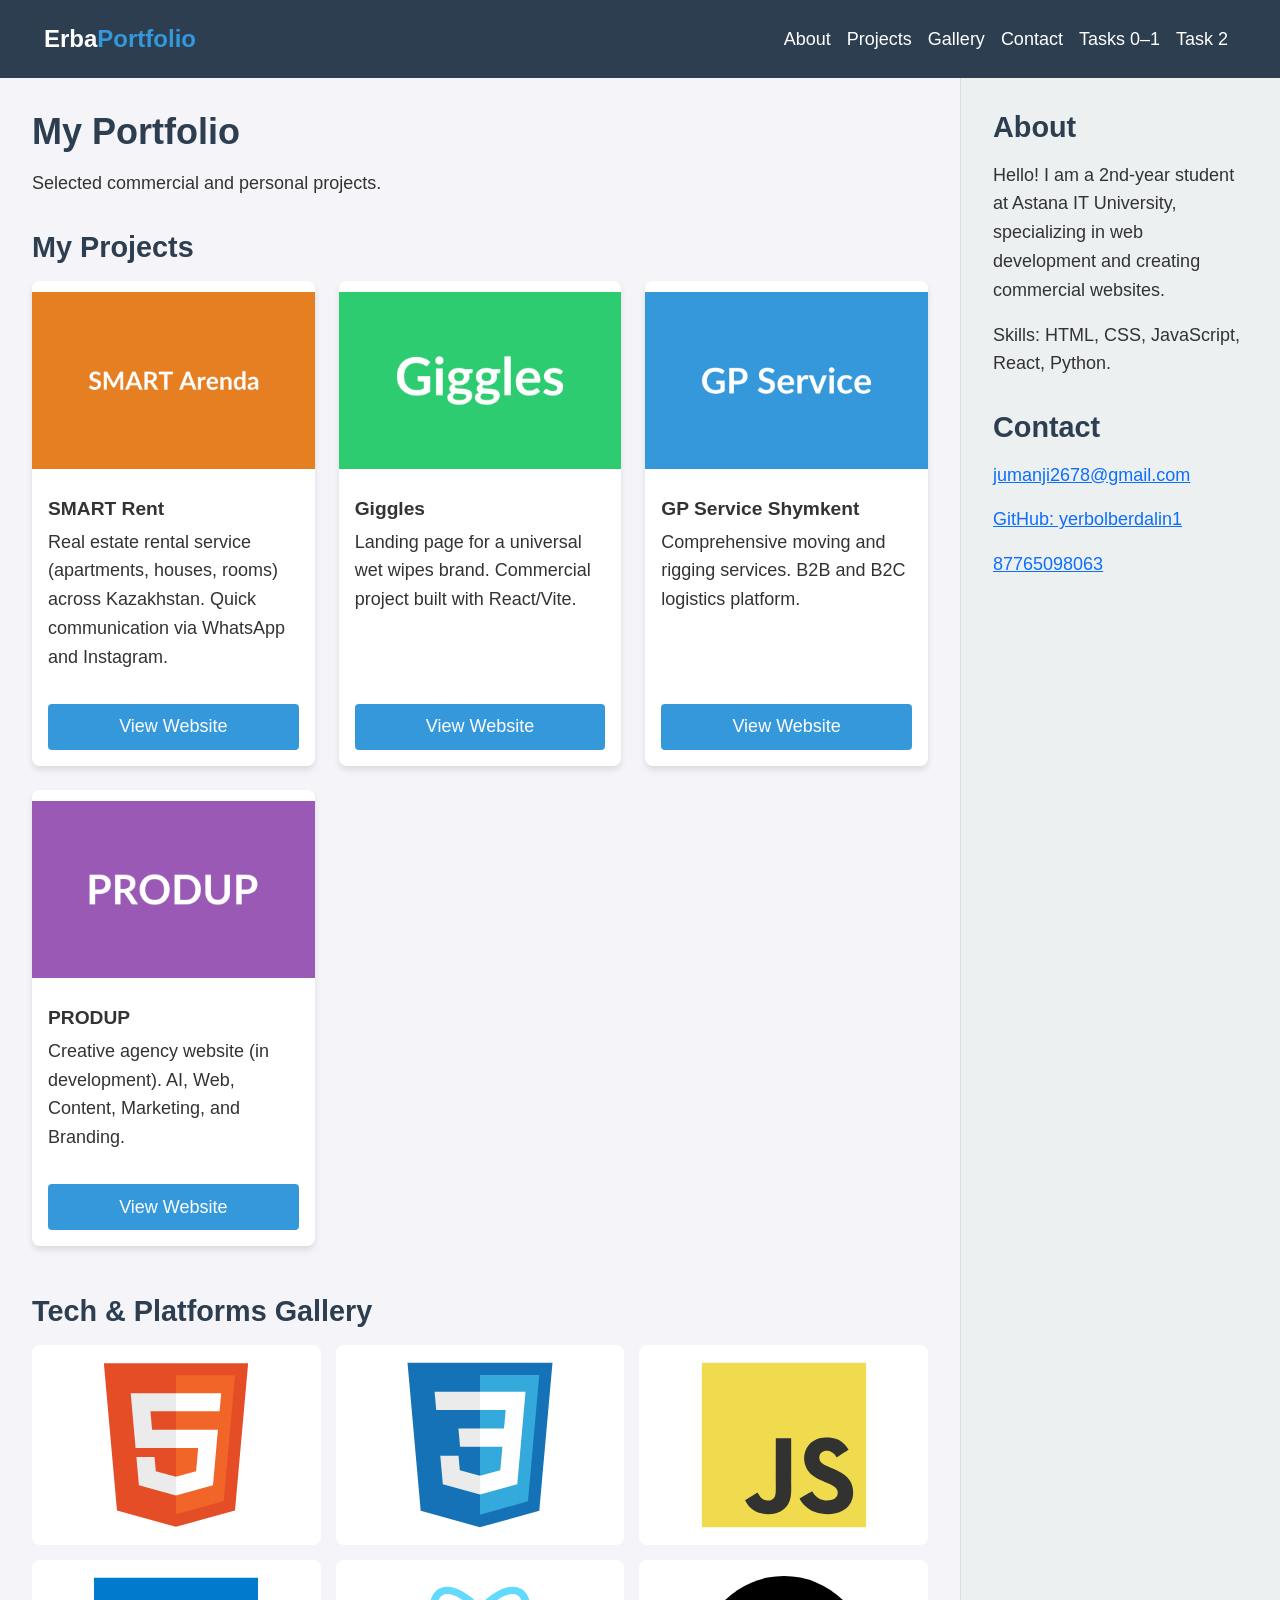
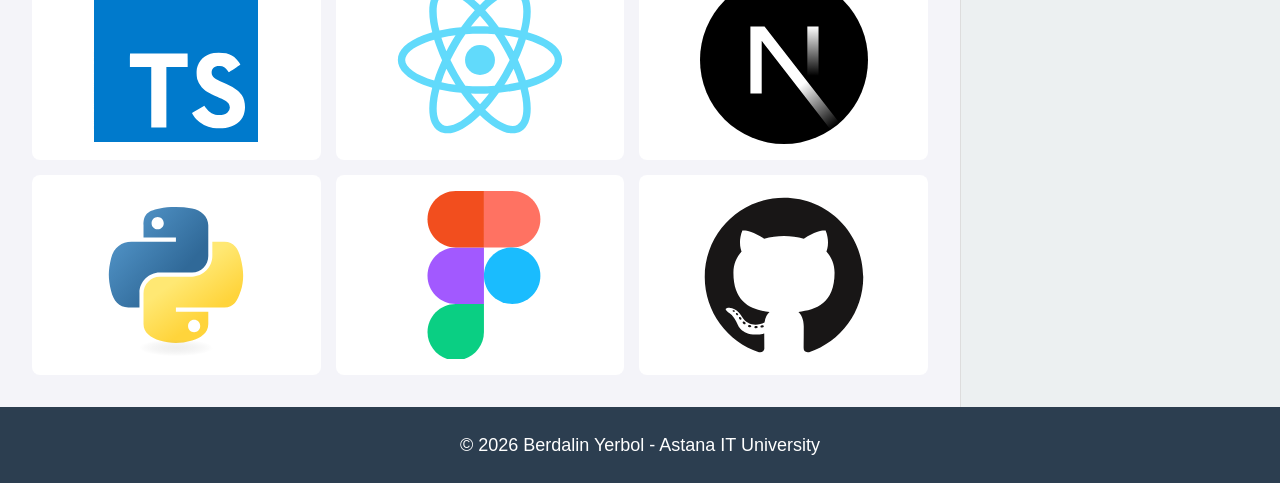
<file: index.html>
<!DOCTYPE html>
<html lang="en">
<head>
    <meta charset="UTF-8">
    <meta name="viewport" content="width=device-width, initial-scale=1.0">
    <title>ErbaPortfolio - Assignment 3</title>
    <link href="https://cdn.jsdelivr.net/npm/bootstrap@5.3.8/dist/css/bootstrap.min.css" rel="stylesheet" integrity="sha384-sRIl4kxILFvY47J16cr9ZwB07vP4J8+LH7qKQnuqkuIAvNWLzeN8tE5YBujZqJLB" crossorigin="anonymous">
    <link rel="stylesheet" href="style.css">
</head>
<body>
<header class="header">
    
    <nav class="navbar navbar-expand-lg" data-bs-theme="dark" aria-label="Main navigation">
        <div class="container-fluid">
            <a class="navbar-brand logo" href="index.html">Erba<span>Portfolio</span></a>
            <button class="navbar-toggler" type="button" data-bs-toggle="collapse" data-bs-target="#mainMenu" aria-controls="mainMenu" aria-expanded="false" aria-label="Toggle navigation"><span class="navbar-toggler-icon"></span></button>
            <div class="collapse navbar-collapse" id="mainMenu">
                <ul class="navbar-nav ms-auto">
                    <li class="nav-item"><a class="nav-link" href="index.html#about">About</a></li>
                    <li class="nav-item"><a class="nav-link" href="index.html#projects">Projects</a></li>
                    <li class="nav-item"><a class="nav-link" href="index.html#gallery">Gallery</a></li>
                    <li class="nav-item"><a class="nav-link" href="index.html#contact">Contact</a></li>
                    <li class="nav-item"><a class="nav-link" href="media-queries.html">Tasks 0–1</a></li>
                    <li class="nav-item"><a class="nav-link" href="bootstrap-demo.html">Task 2</a></li>
                </ul>
            </div>
        </div>
    </nav>
</header>
<div class="container-fluid portfolio-layout">
    <div class="row g-0">
        <main class="col-12 col-lg-9 main-content">
            <h1>My Portfolio</h1>
            <p class="desktop-note">Selected commercial and personal projects.</p>
            <section id="projects" class="projects-section">
                <h2>My Projects</h2>
                
                <div class="row g-4">
                <div class="col-12 col-md-6 col-lg-4"><article class="project-card h-100">
                        <img src="./images/smart.png" alt="SMART Аренда">
                        <h3>SMART Rent</h3>
                        <p>Real estate rental service (apartments, houses, rooms) across Kazakhstan. Quick communication via WhatsApp and Instagram.</p>
                        <a class="project-link" href="https://smarts-nine.vercel.app/" target="_blank" rel="noopener noreferrer">View Website</a>
                    </article></div>
                <div class="col-12 col-md-6 col-lg-4"><article class="project-card h-100">
                        <img src="./images/giggles.png" alt="Giggles">
                        <h3>Giggles</h3>
                        <p>Landing page for a universal wet wipes brand. Commercial project built with React/Vite.</p>
                        <a class="project-link" href="https://giggles-beta.vercel.app/" target="_blank" rel="noopener noreferrer">View Website</a>
                    </article></div>
                <div class="col-12 col-md-6 col-lg-4"><article class="project-card h-100">
                        <img src="./images/gpservice.png" alt="GP Service">
                        <h3>GP Service Shymkent</h3>
                        <p>Comprehensive moving and rigging services. B2B and B2C logistics platform.</p>
                        <a class="project-link" href="https://gp-service-zeta.vercel.app/" target="_blank" rel="noopener noreferrer">View Website</a>
                    </article></div>
                <div class="col-12 col-md-6 col-lg-4"><article class="project-card h-100">
                        <img src="./images/produp.png" alt="PRODUP">
                        <h3>PRODUP</h3>
                        <p>Creative agency website (in development). AI, Web, Content, Marketing, and Branding.</p>
                        <a class="project-link" href="https://club-prototype-psi.vercel.app/en/services" target="_blank" rel="noopener noreferrer">View Website</a>
                    </article></div>
                </div>
            </section>
            <section id="gallery" class="gallery-section">
                <h2>Tech &amp; Platforms Gallery</h2>
                <div class="gallery-container">
                    <div class="gallery-item"><img src="./images/html5.svg" alt="HTML5"><div class="caption">HTML5</div></div>
                    <div class="gallery-item"><img src="./images/css3.svg" alt="CSS3"><div class="caption">CSS3</div></div>
                    <div class="gallery-item"><img src="./images/javascript.svg" alt="JavaScript"><div class="caption">JavaScript</div></div>
                    <div class="gallery-item"><img src="./images/typescript.svg" alt="TypeScript"><div class="caption">TypeScript</div></div>
                    <div class="gallery-item"><img src="./images/react.svg" alt="React"><div class="caption">React</div></div>
                    <div class="gallery-item"><img src="./images/nextjs.svg" alt="Next.js"><div class="caption">Next.js</div></div>
                    <div class="gallery-item"><img src="./images/python.svg" alt="Python"><div class="caption">Python</div></div>
                    <div class="gallery-item"><img src="./images/figma.svg" alt="Figma"><div class="caption">Figma</div></div>
                    <div class="gallery-item"><img src="./images/github.svg" alt="GitHub"><div class="caption">GitHub</div></div>
                </div>
            </section>
        </main>
        <aside class="col-12 col-lg-3 sidebar" id="about">
            <h2>About</h2>
            <p>Hello! I am a 2nd-year student at Astana IT University, specializing in web development and creating commercial websites.</p>
            <p>Skills: HTML, CSS, JavaScript, React, Python.</p>
            <section id="contact">
                <h2>Contact</h2>
                <p><a href="mailto:jumanji2678@gmail.com">jumanji2678@gmail.com</a></p>
                <p><a href="https://github.com/yerbolberdalin1" target="_blank" rel="noopener noreferrer">GitHub: yerbolberdalin1</a></p>
                <p><a href="tel:+77765098063">87765098063</a></p>
            </section>
        </aside>
    </div>
</div>
<footer class="footer"><p>&copy; 2026 Berdalin Yerbol - Astana IT University</p></footer>
<script src="https://cdn.jsdelivr.net/npm/bootstrap@5.3.8/dist/js/bootstrap.bundle.min.js" integrity="sha384-FKyoEForCGlyvwx9Hj09JcYn3nv7wiPVlz7YYwJrWVcXK/BmnVDxM+D2scQbITxI" crossorigin="anonymous"></script>
</body>
</html>
</file>
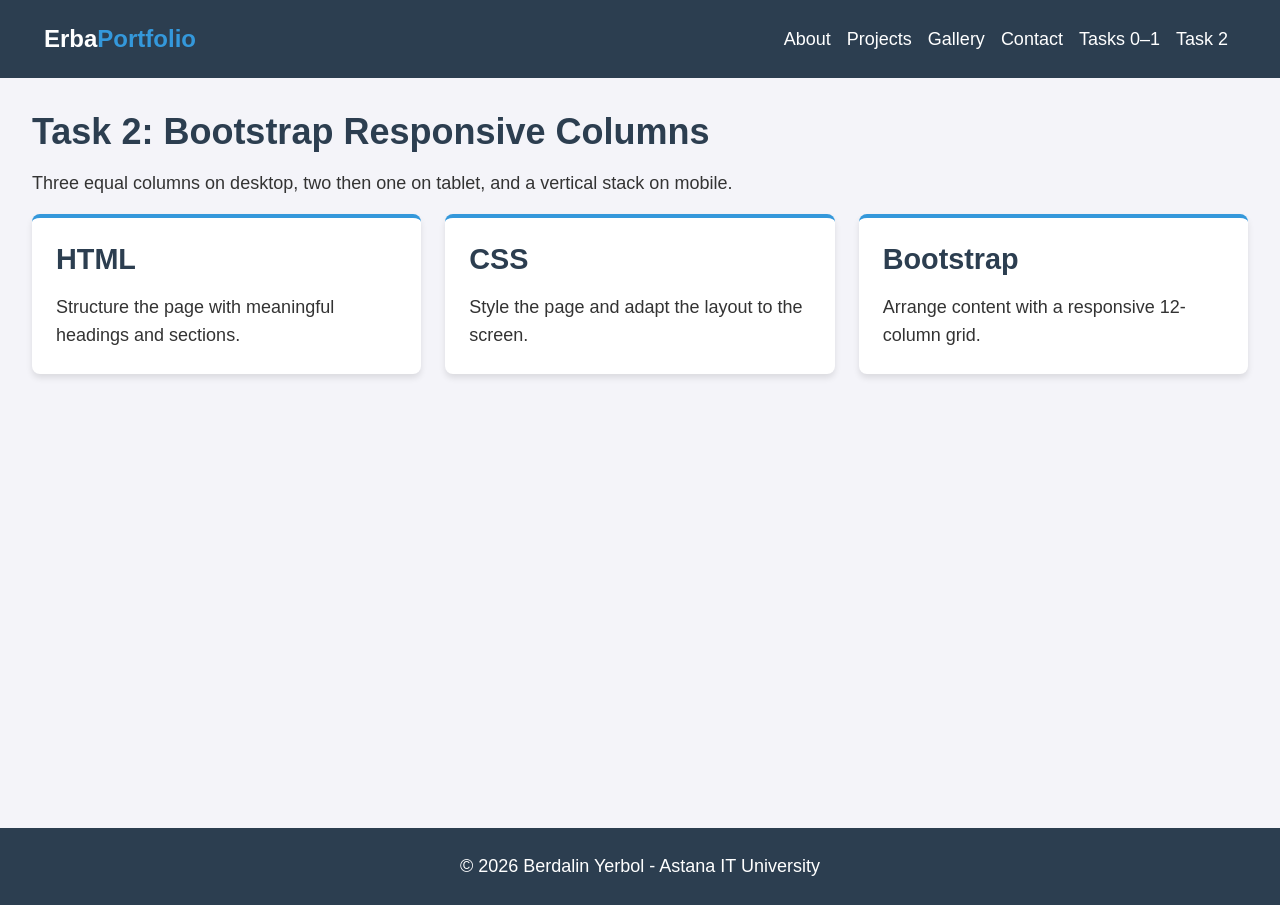
<file: bootstrap-demo.html>
<!DOCTYPE html>
<html lang="en">
<head>
    <meta charset="UTF-8">
    <meta name="viewport" content="width=device-width, initial-scale=1.0">
    <title>Task 2 — Bootstrap Grid - Assignment 3</title>
    <link href="https://cdn.jsdelivr.net/npm/bootstrap@5.3.8/dist/css/bootstrap.min.css" rel="stylesheet" integrity="sha384-sRIl4kxILFvY47J16cr9ZwB07vP4J8+LH7qKQnuqkuIAvNWLzeN8tE5YBujZqJLB" crossorigin="anonymous">
    <link rel="stylesheet" href="style.css">
</head>
<body>
<header class="header">
    
    <nav class="navbar navbar-expand-lg" data-bs-theme="dark" aria-label="Main navigation">
        <div class="container-fluid">
            <a class="navbar-brand logo" href="index.html">Erba<span>Portfolio</span></a>
            <button class="navbar-toggler" type="button" data-bs-toggle="collapse" data-bs-target="#mainMenu" aria-controls="mainMenu" aria-expanded="false" aria-label="Toggle navigation"><span class="navbar-toggler-icon"></span></button>
            <div class="collapse navbar-collapse" id="mainMenu">
                <ul class="navbar-nav ms-auto">
                    <li class="nav-item"><a class="nav-link" href="index.html#about">About</a></li>
                    <li class="nav-item"><a class="nav-link" href="index.html#projects">Projects</a></li>
                    <li class="nav-item"><a class="nav-link" href="index.html#gallery">Gallery</a></li>
                    <li class="nav-item"><a class="nav-link" href="index.html#contact">Contact</a></li>
                    <li class="nav-item"><a class="nav-link" href="media-queries.html">Tasks 0–1</a></li>
                    <li class="nav-item"><a class="nav-link" href="bootstrap-demo.html">Task 2</a></li>
                </ul>
            </div>
        </div>
    </nav>
</header>
<main class="demo-main container-fluid">
    <h1>Task 2: Bootstrap Responsive Columns</h1>
    <p>Three equal columns on desktop, two then one on tablet, and a vertical stack on mobile.</p>
    
    <div class="row g-4">
        <div class="col-12 col-md-6 col-lg-4"><section class="demo-box"><h2>HTML</h2><p>Structure the page with meaningful headings and sections.</p></section></div>
        <div class="col-12 col-md-6 col-lg-4"><section class="demo-box"><h2>CSS</h2><p>Style the page and adapt the layout to the screen.</p></section></div>
        <div class="col-12 col-md-6 col-lg-4"><section class="demo-box"><h2>Bootstrap</h2><p>Arrange content with a responsive 12-column grid.</p></section></div>
    </div>
</main>
<footer class="footer"><p>&copy; 2026 Berdalin Yerbol - Astana IT University</p></footer>
<script src="https://cdn.jsdelivr.net/npm/bootstrap@5.3.8/dist/js/bootstrap.bundle.min.js" integrity="sha384-FKyoEForCGlyvwx9Hj09JcYn3nv7wiPVlz7YYwJrWVcXK/BmnVDxM+D2scQbITxI" crossorigin="anonymous"></script>
</body>
</html>
</file>
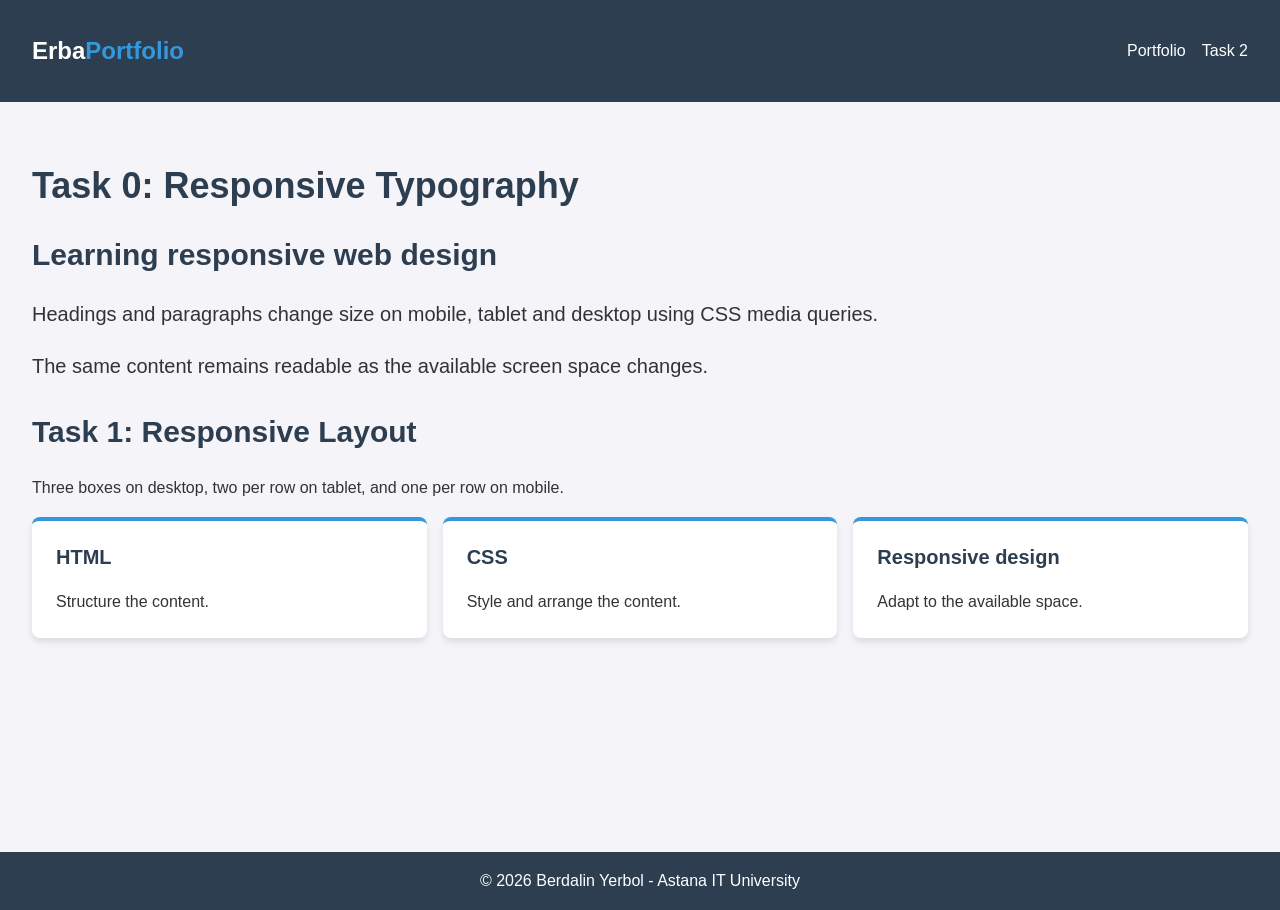
<file: media-queries.html>
<!DOCTYPE html>
<html lang="en">
<head>
    <meta charset="UTF-8">
    <meta name="viewport" content="width=device-width, initial-scale=1.0">
    <title>Tasks 0–1 — CSS Media Queries - Assignment 3</title>
    
    <link rel="stylesheet" href="media-queries.css">
</head>
<body>

<header class="header"><a class="logo" href="index.html">Erba<span>Portfolio</span></a><nav aria-label="Demo navigation"><a href="index.html">Portfolio</a><a href="bootstrap-demo.html">Task 2</a></nav></header>
<main class="demo-main">
    <section class="typography-demo" id="typography">
        <h1>Task 0: Responsive Typography</h1>
        <h2>Learning responsive web design</h2>
        <p>Headings and paragraphs change size on mobile, tablet and desktop using CSS media queries.</p>
        <p>The same content remains readable as the available screen space changes.</p>
    </section>
    <section id="boxes">
        <h2>Task 1: Responsive Layout</h2>
        <p>Three boxes on desktop, two per row on tablet, and one per row on mobile.</p>
        <div class="boxes">
            <article class="demo-box"><h3>HTML</h3><p>Structure the content.</p></article>
            <article class="demo-box"><h3>CSS</h3><p>Style and arrange the content.</p></article>
            <article class="demo-box"><h3>Responsive design</h3><p>Adapt to the available space.</p></article>
        </div>
    </section>
</main>
<footer class="footer"><p>&copy; 2026 Berdalin Yerbol - Astana IT University</p></footer>

</body>
</html>
</file>
<file: style.css>
* { box-sizing: border-box; }
body { margin: 0; background: #f4f4f9; color: #333; font-family: 'Segoe UI', Tahoma, Geneva, Verdana, sans-serif; font-size: 1rem; }
.header, .footer { background: #2c3e50; color: white; }
.header { padding: .5rem 1rem; }
.logo { font-size: 1.5rem; font-weight: bold; }
.logo span { color: #3498db; }
.navbar .nav-link { color: white; }
.navbar .nav-link:hover, .navbar .nav-link:focus { color: #3498db; }
.portfolio-layout { padding: 0; }
.portfolio-layout > .row { min-height: calc(100vh - 150px); }
.main-content, .sidebar, .demo-main { padding: 1rem; }
h1 { font-size: 1.75rem; }
h2 { font-size: 1.4rem; }
h3 { font-size: 1.2rem; }
h1, h2 { color: #2c3e50; margin-bottom: 1rem; font-weight: 700; }
p { line-height: 1.6; }
.desktop-note { display: none; }
.sidebar { background: #ecf0f1; border-left: 1px solid #ddd; }
.sidebar section { margin-top: 2rem; }
#contact a { overflow-wrap: anywhere; }
.projects-section { margin: 2rem 0 3rem; }
.project-card { background: white; border: 0; border-radius: 8px; overflow: hidden; box-shadow: 0 4px 6px rgba(0,0,0,.1); display: flex; flex-direction: column; transition: transform .3s, box-shadow .3s; }
.project-card:hover { transform: translateY(-6px); box-shadow: 0 10px 20px rgba(0,0,0,.15); }
.project-card img { width: 100%; height: 200px; object-fit: contain; background: white; }
.project-card h3 { padding: 1rem 1rem .5rem; margin: 0; font-weight: 700; }
.project-card p { padding: 0 1rem 1rem; margin: 0; flex-grow: 1; }
.project-link { display: block; text-align: center; margin: 1rem; padding: .6rem 1rem; background: #3498db; color: white; text-decoration: none; border-radius: 4px; }
.project-link:hover, .project-link:focus { background: #2980b9; color: white; }
.gallery-container { display: grid; grid-template-columns: 1fr; grid-auto-rows: 180px; gap: 15px; }
.gallery-item { position: relative; background: white; display: flex; align-items: center; justify-content: center; border-radius: 8px; overflow: hidden; }
.gallery-item img { width: 100%; height: 100%; padding: 1rem; object-fit: contain; transition: transform .3s; }
.caption { position: absolute; bottom: 0; left: 0; width: 100%; background: rgba(0,0,0,.7); color: white; text-align: center; padding: .5rem; }
.gallery-item:hover img { transform: scale(1.05); }
.footer { text-align: center; padding: 1.5rem; }
.footer p { margin: 0; }
.demo-main { min-height: calc(100vh - 150px); }
.demo-box { height: 100%; padding: 1.5rem; background: white; border-top: 4px solid #3498db; border-radius: 8px; box-shadow: 0 4px 6px rgba(0,0,0,.1); }
.demo-box p { margin-bottom: 0; }
a:focus-visible, button:focus-visible { outline: 3px solid #3498db; outline-offset: 3px; }

@media (min-width: 768px) {
  body { font-size: 1.0625rem; }
  h1 { font-size: 2rem; }
  h2 { font-size: 1.6rem; }
  .main-content, .sidebar, .demo-main { padding: 1.5rem; }
  .gallery-container { grid-template-columns: repeat(2, minmax(0, 1fr)); grid-auto-rows: 200px; }
}

@media (min-width: 992px) {
  body { font-size: 1.125rem; }
  h1 { font-size: 2.25rem; }
  h2 { font-size: 1.8rem; }
  .header { padding: .5rem 2rem; }
  .main-content, .sidebar, .demo-main { padding: 2rem; }
  .desktop-note { display: block; }
  .gallery-container { grid-template-columns: repeat(3, minmax(0, 1fr)); }
}
@media (hover: hover) and (pointer: fine) {
  .caption { transform: translateY(100%); transition: transform .3s; }
  .gallery-item:hover .caption { transform: translateY(0); }
}
@media (prefers-reduced-motion: reduce) {
  .project-card, .gallery-item img, .caption { transition: none; }
  .project-card:hover, .gallery-item:hover img { transform: none; }
}
</file>
<file: media-queries.css>
* { box-sizing: border-box; }
body { margin: 0; font: 16px/1.6 'Segoe UI', Tahoma, Geneva, Verdana, sans-serif; background: #f4f4f9; color: #333; }
.header, .footer { background: #2c3e50; color: white; padding: 1rem; }
.header { display: flex; flex-wrap: wrap; justify-content: space-between; align-items: center; gap: 1rem; }
.header a { color: white; text-decoration: none; }
.logo { font-size: 1.5rem; font-weight: bold; }
.logo span { color: #3498db; }
nav { display: flex; flex-wrap: wrap; gap: 1rem; }
.demo-main { padding: 1rem; min-height: calc(100vh - 150px); }
section { margin-bottom: 2rem; }
h1, h2, h3 { color: #2c3e50; line-height: 1.2; }
h1 { font-size: 28px; }
h2 { font-size: 22px; }
h3 { font-size: 20px; }
.typography-demo p { font-size: 16px; }

.boxes { display: grid; grid-template-columns: 1fr; gap: 1rem; }
.demo-box { padding: 1.5rem; background: white; border-top: 4px solid #3498db; border-radius: 8px; box-shadow: 0 4px 6px rgba(0,0,0,.1); }
.demo-box h3 { margin-top: 0; }
.demo-box p { margin-bottom: 0; }
.footer { text-align: center; }
.footer p { margin: 0; }
a:focus-visible { outline: 3px solid #3498db; outline-offset: 3px; }

@media (min-width: 768px) {
  .boxes { grid-template-columns: repeat(2, minmax(0, 1fr)); }
  .demo-main { padding: 1.5rem; }
  h1 { font-size: 32px; }
  h2 { font-size: 26px; }
  .typography-demo p { font-size: 18px; }
}

@media (min-width: 992px) {
  .boxes { grid-template-columns: repeat(3, minmax(0, 1fr)); }
  .header, .demo-main { padding: 2rem; }
  h1 { font-size: 36px; }
  h2 { font-size: 30px; }
  .typography-demo p { font-size: 20px; }
}
</file>
